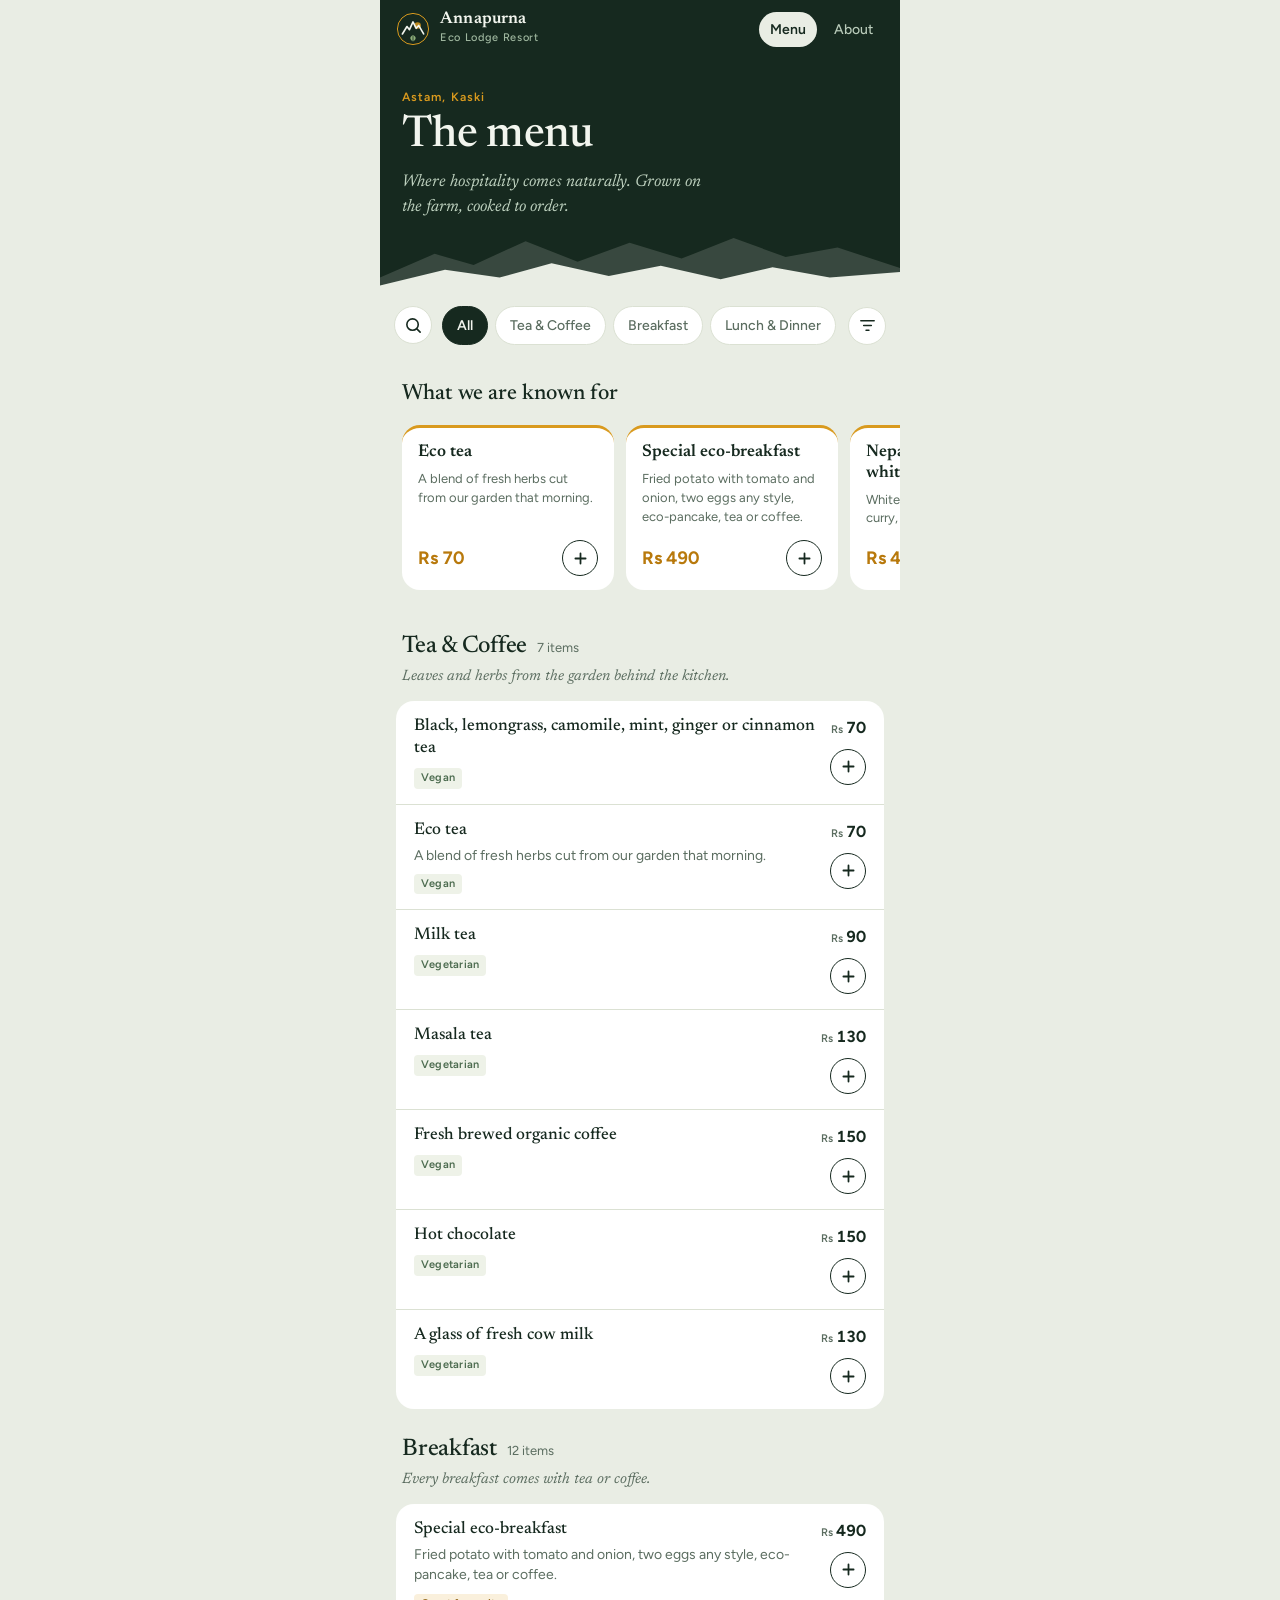
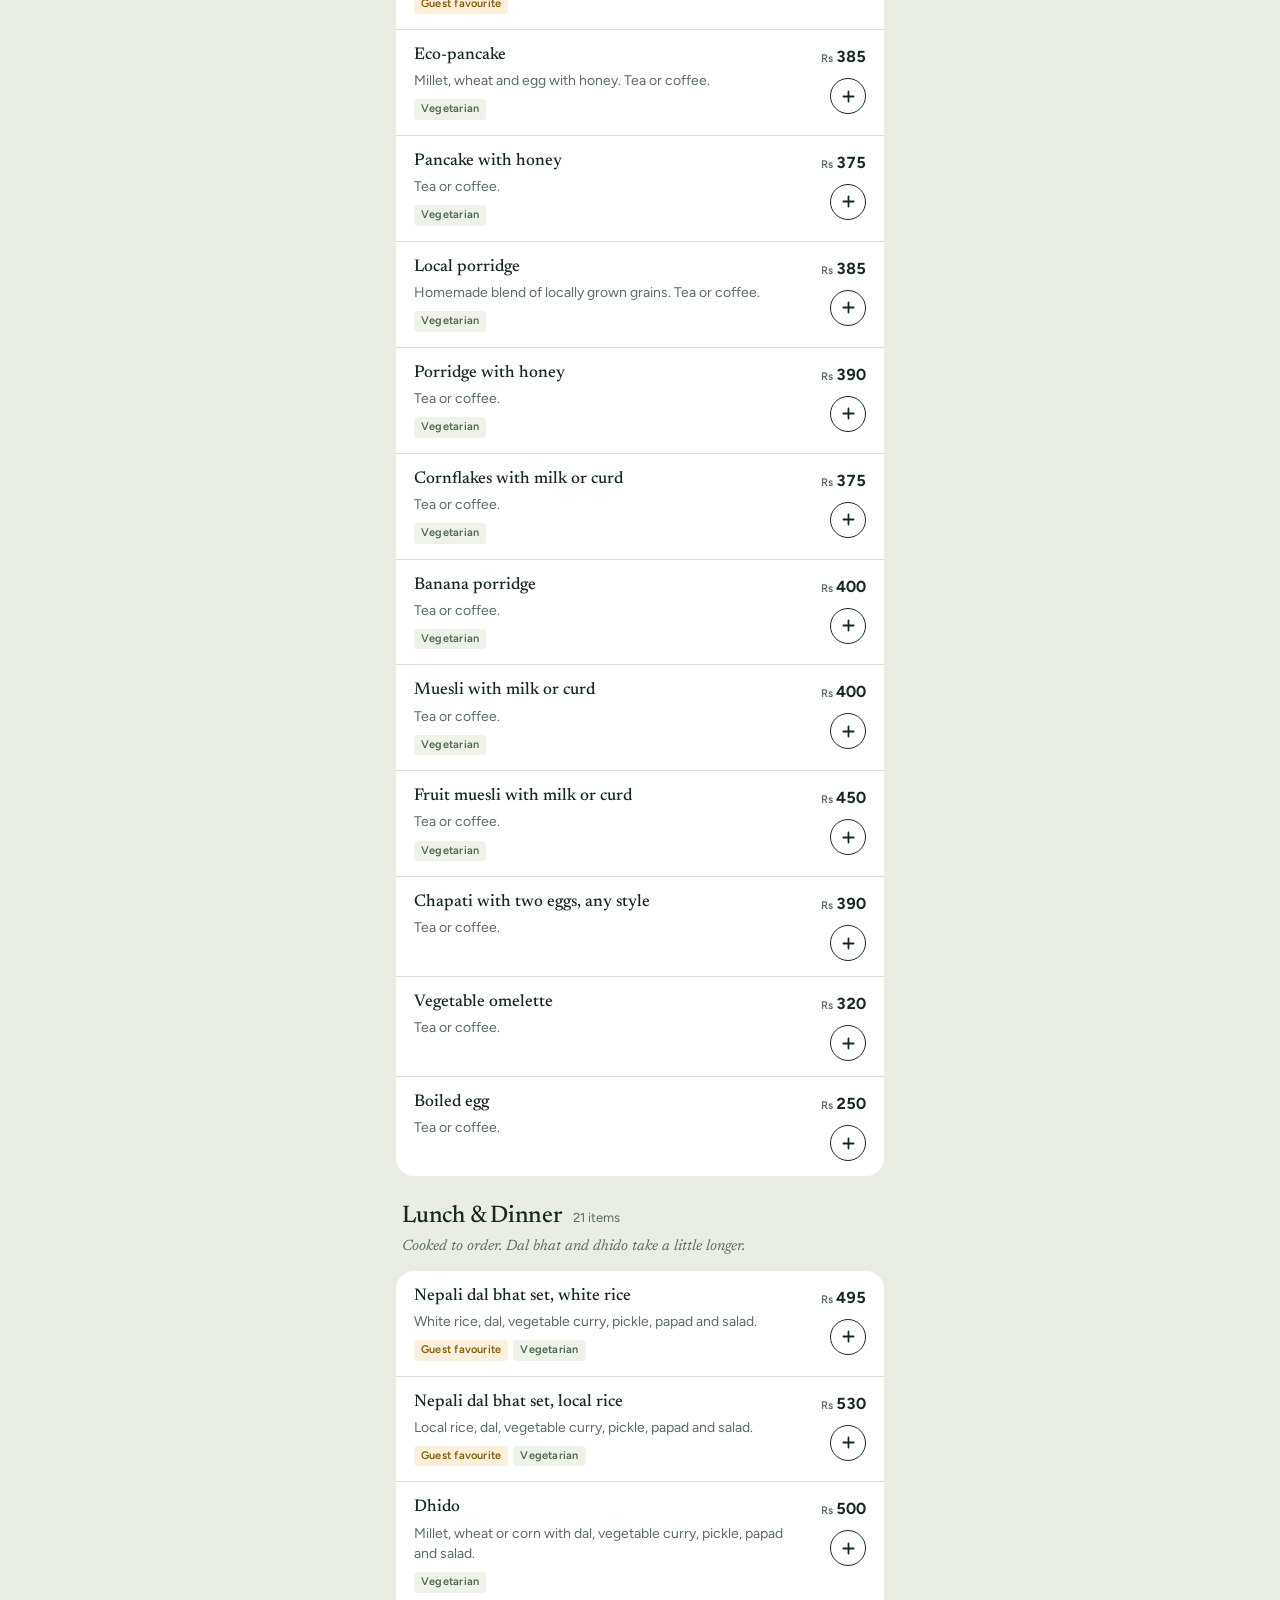
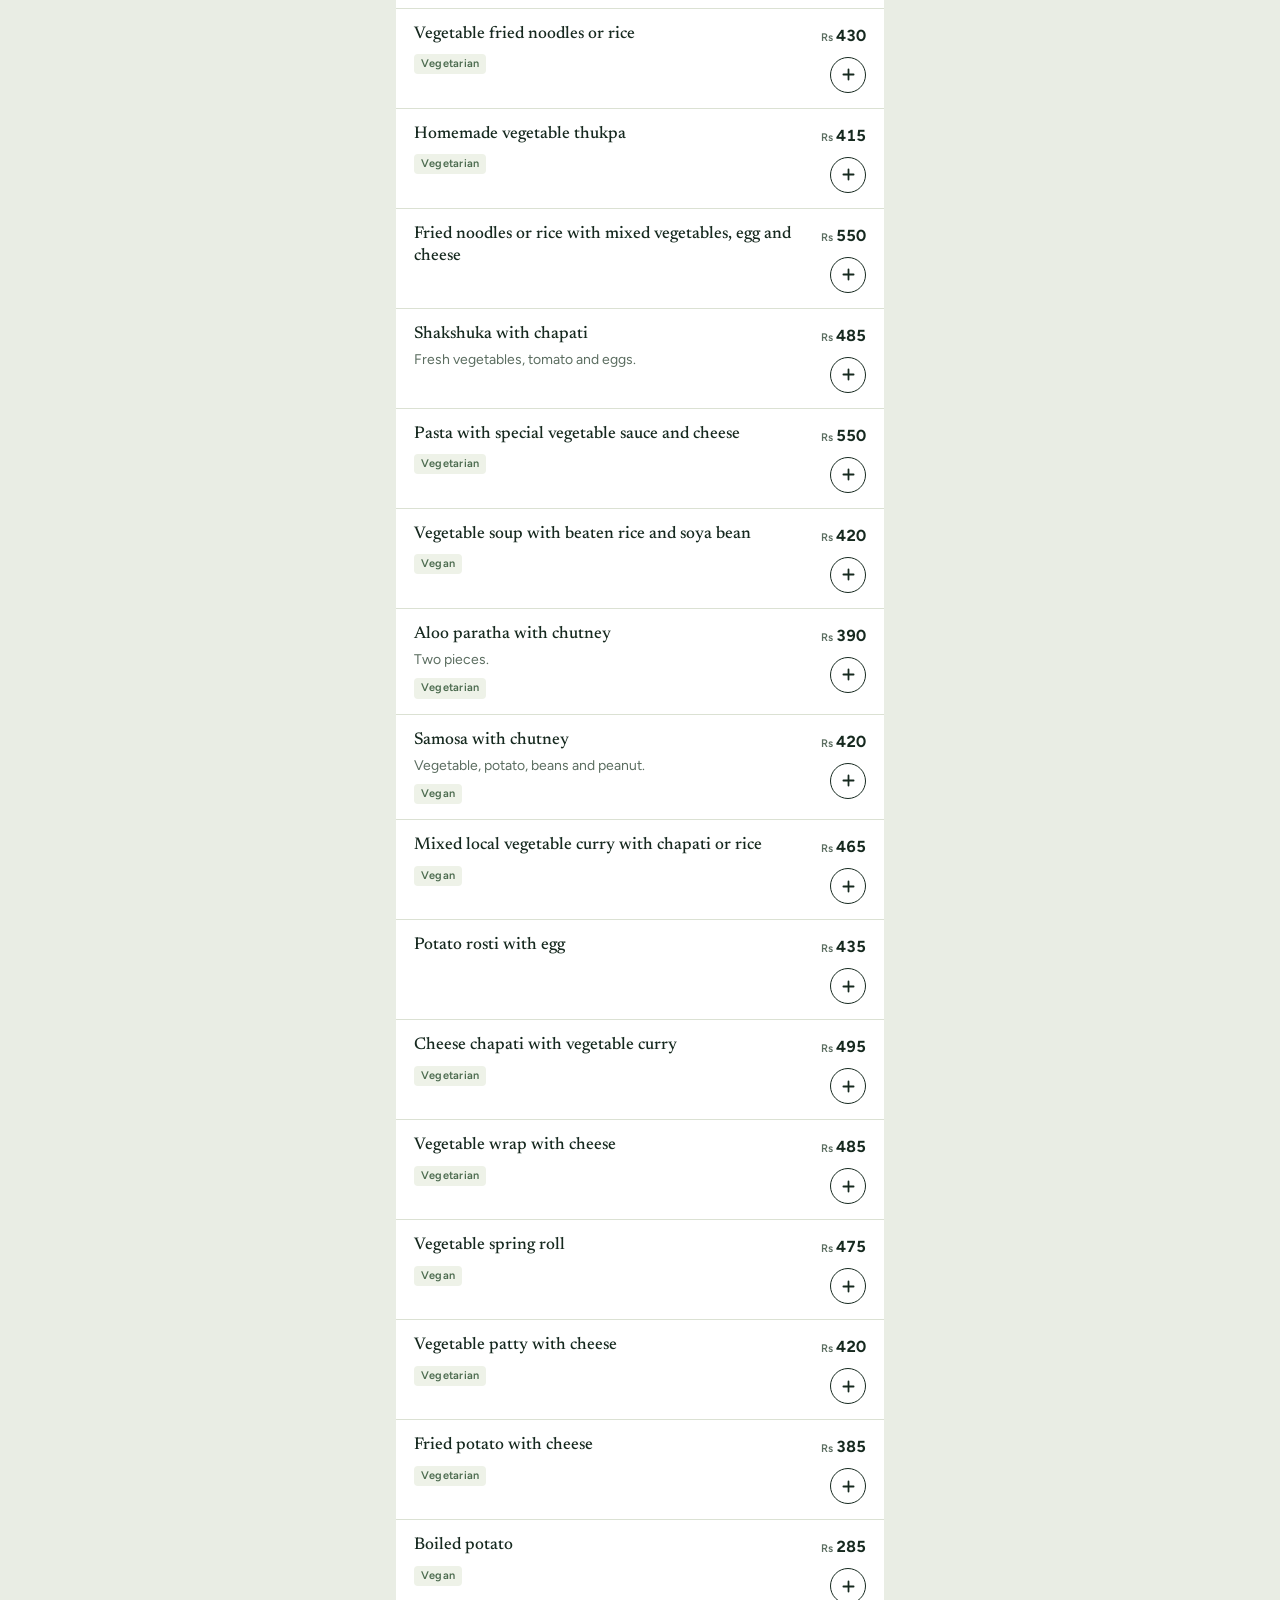
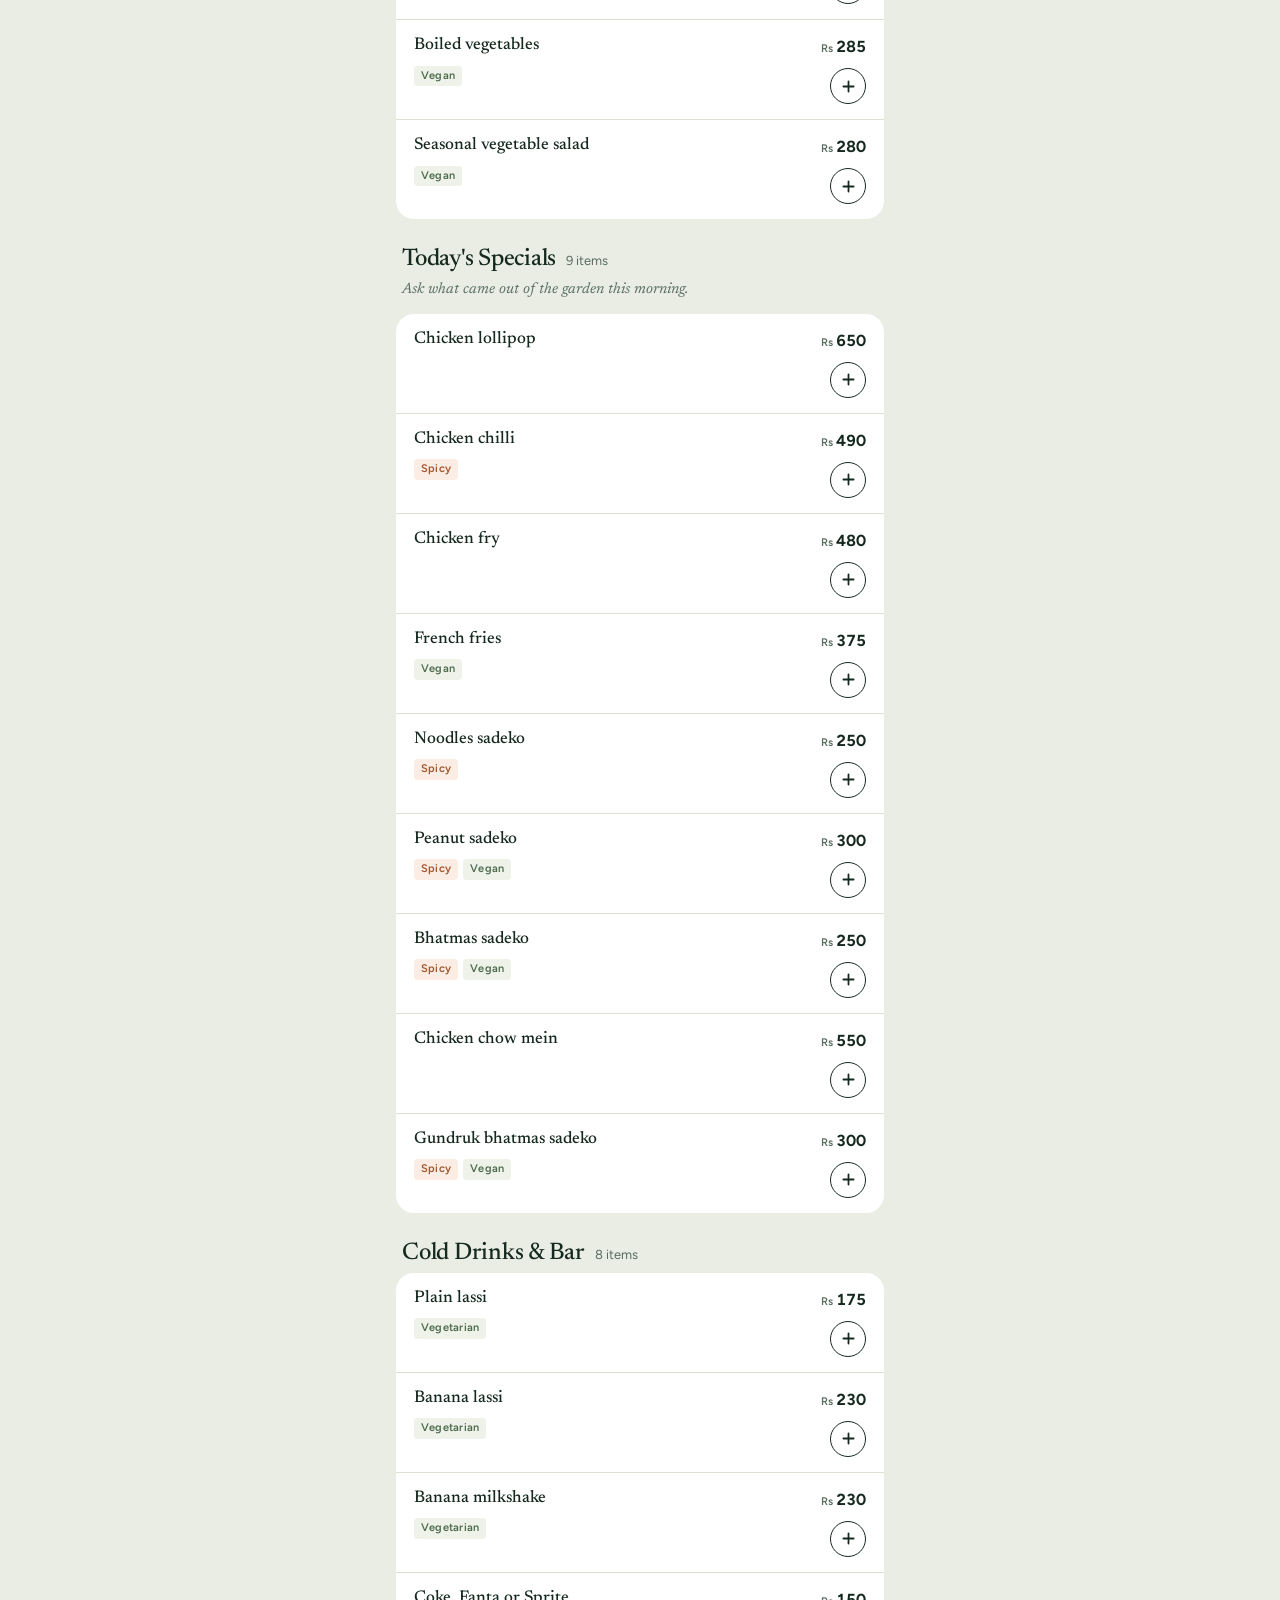
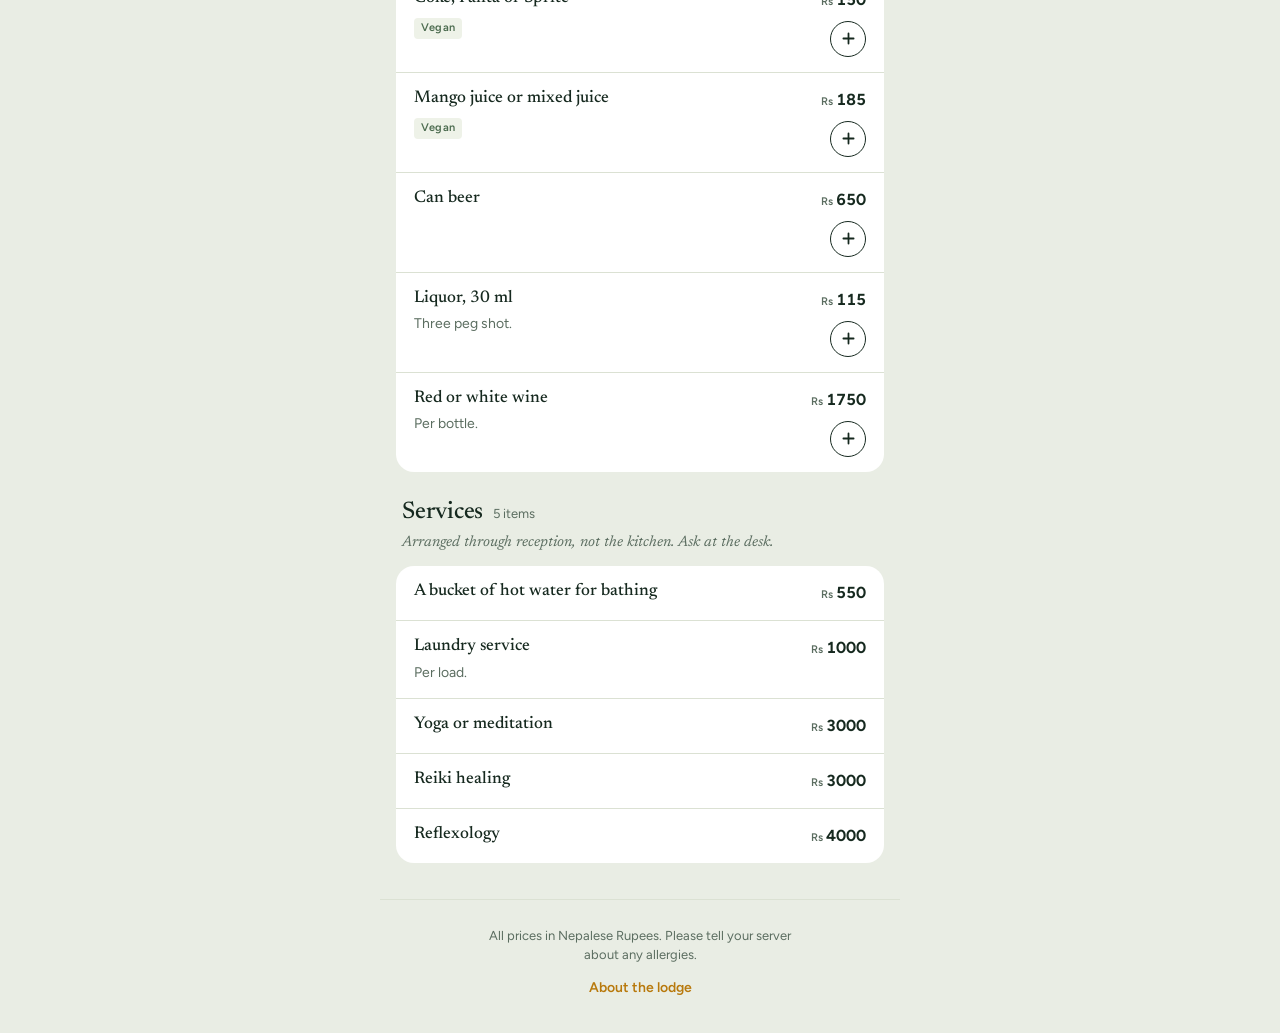
<file: index.html>
<!DOCTYPE html>
<html lang="en">
<head>
<meta charset="UTF-8">
<meta name="viewport" content="width=device-width, initial-scale=1, viewport-fit=cover">
<meta name="theme-color" content="#16291F">
<meta name="description" content="Menu at Annapurna Eco Lodge Resort, Astam, Kaski. Food grown on the farm, cooked to order.">
<title>Menu · Annapurna Eco Lodge Resort</title>

<link rel="icon" href="assets/logo.svg" type="image/svg+xml">
<link rel="preconnect" href="https://fonts.googleapis.com">
<link rel="preconnect" href="https://fonts.gstatic.com" crossorigin>
<link href="https://fonts.googleapis.com/css2?family=Figtree:wght@400;500;600;700&family=Newsreader:ital,opsz,wght@0,6..72,400;0,6..72,500;0,6..72,600;1,6..72,400&display=swap" rel="stylesheet">
<link rel="stylesheet" href="css/styles.css">
</head>
<body>

<div class="shell">

  <header class="nav">
    <a class="nav__brand" href="index.html">
      <img class="nav__logo" src="assets/logo.svg" alt="">
      <span class="nav__name">Annapurna<br><span class="nav__name-sub">Eco Lodge Resort</span></span>
    </a>
    <nav class="nav__links" aria-label="Main">
      <a href="index.html" aria-current="page">Menu</a>
      <a href="about.html">About</a>
    </nav>
  </header>

  <section class="hero">
    <p class="hero__place">Astam, Kaski</p>
    <h1 class="hero__title">The menu</h1>
    <p class="hero__tagline">Where hospitality comes naturally. Grown on the farm, cooked to order.</p>

    <svg class="hero__ridge" viewBox="0 0 400 96" preserveAspectRatio="none" aria-hidden="true">
      <path d="M0 74 L42 44 L72 58 L112 28 L152 54 L192 30 L232 50 L272 24 L312 48 L352 36 L400 62 L400 96 L0 96 Z" fill="rgba(233,237,228,0.16)"/>
      <path d="M0 84 L50 64 L92 74 L132 56 L176 72 L216 59 L262 76 L302 61 L346 74 L400 67 L400 96 L0 96 Z" fill="#E9EDE4"/>
    </svg>
  </section>

  <div class="toolbar" id="toolbar">
    <div class="toolbar__row">
      <button class="icon-btn" id="searchOpen" type="button" aria-label="Search the menu">
        <svg viewBox="0 0 20 20" aria-hidden="true"><circle cx="9" cy="9" r="6"/><path d="M13.5 13.5 L17 17"/></svg>
      </button>

      <div class="chips" id="chips" role="group" aria-label="Filter by section"></div>

      <button class="icon-btn icon-btn--filter" id="filterOpen" type="button" aria-haspopup="dialog" aria-expanded="false" aria-label="Dietary filters">
        <svg viewBox="0 0 20 20" aria-hidden="true"><path d="M3 5h14M6 10h8M8.5 15h3"/></svg>
        <span class="icon-btn__badge" id="filterBadge" hidden></span>
      </button>
    </div>

    <div class="toolbar__search" id="searchWrap" hidden>
      <svg class="toolbar__search-icon" viewBox="0 0 20 20" aria-hidden="true"><circle cx="9" cy="9" r="6"/><path d="M13.5 13.5 L17 17"/></svg>
      <input class="toolbar__input" id="search" type="search" placeholder="Search dal bhat, tea, momo…" autocomplete="off" aria-label="Search the menu">
      <button class="toolbar__close" id="searchClose" type="button">Done</button>
    </div>
  </div>

  <p class="resultbar" id="resultbar" hidden></p>

  <section class="featured" id="featured" hidden>
    <h2 class="featured__title">What we are known for</h2>
    <div class="featured__scroller" id="featuredScroller"></div>
  </section>

  <main id="menu">
    <p class="state" id="state">Loading the menu…</p>
  </main>

  <footer class="footer">
    <p class="footer__note" id="footerNote"></p>
    <a class="footer__link" href="about.html">About the lodge</a>
  </footer>

</div>

<!-- Sticky bar that appears once something is in the order -->
<div class="orderbar" id="orderbar" hidden>
  <div class="orderbar__info">
    <p class="orderbar__count" id="orderCount"></p>
    <p class="orderbar__total" id="orderTotal"></p>
  </div>
  <button class="orderbar__btn" id="openBasket" type="button">Review order</button>
</div>

<!-- Basket -->
<div class="screen" id="basketScreen" hidden role="dialog" aria-modal="true" aria-labelledby="basketTitle">
  <header class="screen__head">
    <h2 class="screen__title" id="basketTitle">Your order</h2>
    <button class="screen__close" id="basketClose" type="button" aria-label="Back to the menu">
      <svg viewBox="0 0 20 20" aria-hidden="true"><path d="M5 5l10 10M15 5L5 15"/></svg>
    </button>
  </header>

  <div class="screen__body">
    <div id="basketList"></div>

    <label class="tablefield">
      <span class="tablefield__label">Table or room number</span>
      <input class="tablefield__input" id="tableNo" type="text" maxlength="14" placeholder="Optional" autocomplete="off">
    </label>

    <div class="totalrow">
      <span>Total</span>
      <span id="basketTotal"></span>
    </div>

    <p class="screen__fine">Nothing is sent to the kitchen. When you are ready, show the next screen to your server.</p>
  </div>

  <div class="screen__foot">
    <button class="btn btn--ghost" id="clearOrder" type="button">Clear</button>
    <button class="btn" id="showWaiter" type="button">Show to server</button>
  </div>
</div>

<!-- Large, high-contrast summary held up for the server -->
<div class="waiter" id="waiterScreen" hidden role="dialog" aria-modal="true" aria-label="Order summary for the server">
  <div class="waiter__scroll">
    <header class="waiter__head">
      <p class="waiter__lodge">Annapurna Eco Lodge Resort</p>
      <p class="waiter__table" id="waiterTable"></p>
    </header>
    <div id="waiterList"></div>
    <div class="waiter__total">
      <span>Total</span>
      <span id="waiterTotal"></span>
    </div>
    <p class="waiter__time" id="waiterTime"></p>
    <div class="waiter__spacer"></div>
  </div>
  <button class="waiter__done" id="waiterDone" type="button">Done</button>
</div>

<button class="totop" id="toTop" type="button" hidden aria-label="Back to top">
  <svg viewBox="0 0 20 20" aria-hidden="true"><path d="M10 16V5M5 10l5-5 5 5"/></svg>
</button>

<div class="sheet-backdrop" id="sheetBackdrop" hidden></div>
<div class="sheet" id="sheet" role="dialog" aria-modal="true" aria-labelledby="sheetTitle" hidden>
  <div class="sheet__handle" aria-hidden="true"></div>
  <h2 class="sheet__title" id="sheetTitle">Dietary filters</h2>
  <p class="sheet__sub">Show only dishes that match.</p>
  <div class="sheet__options" id="dietOptions"></div>
  <div class="sheet__actions">
    <button class="btn btn--ghost" id="dietClear" type="button">Clear</button>
    <button class="btn" id="sheetDone" type="button">Show dishes</button>
  </div>
</div>

<script src="js/app.js" defer></script>
</body>
</html>
</file>
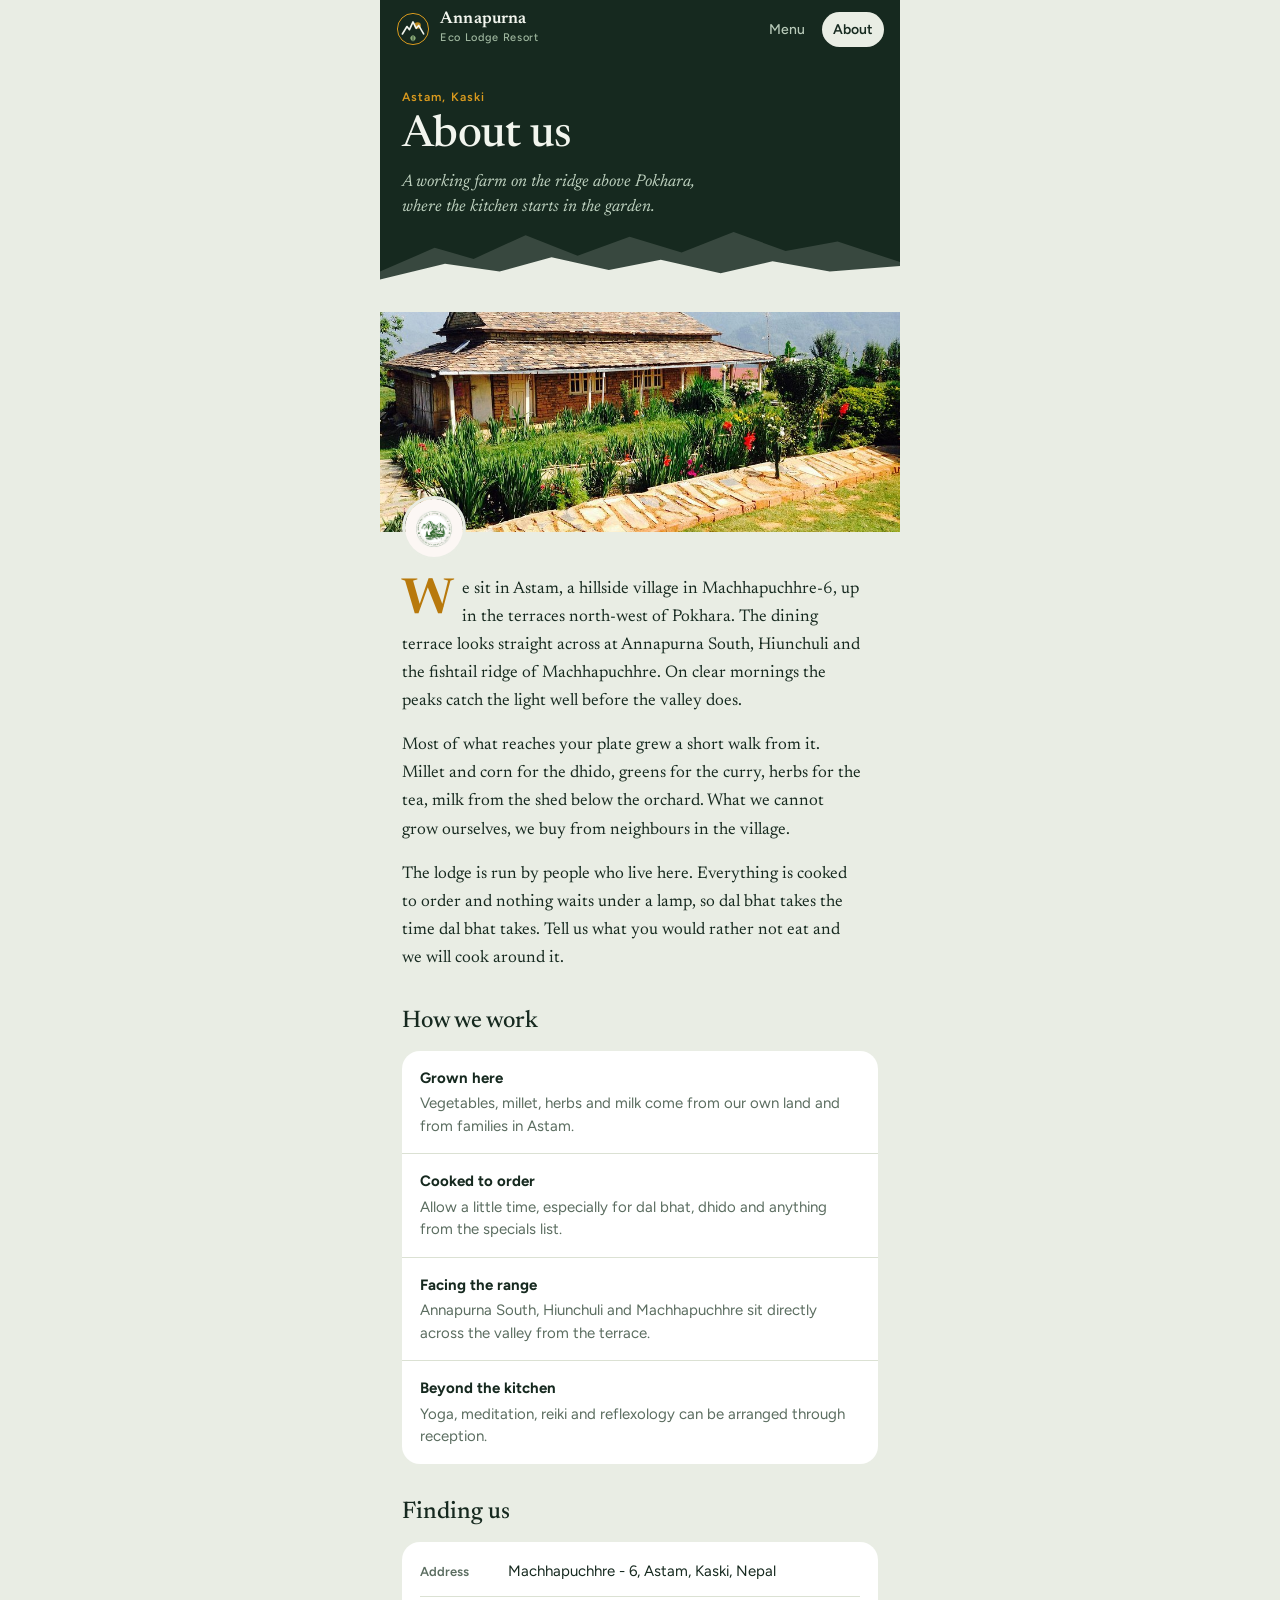
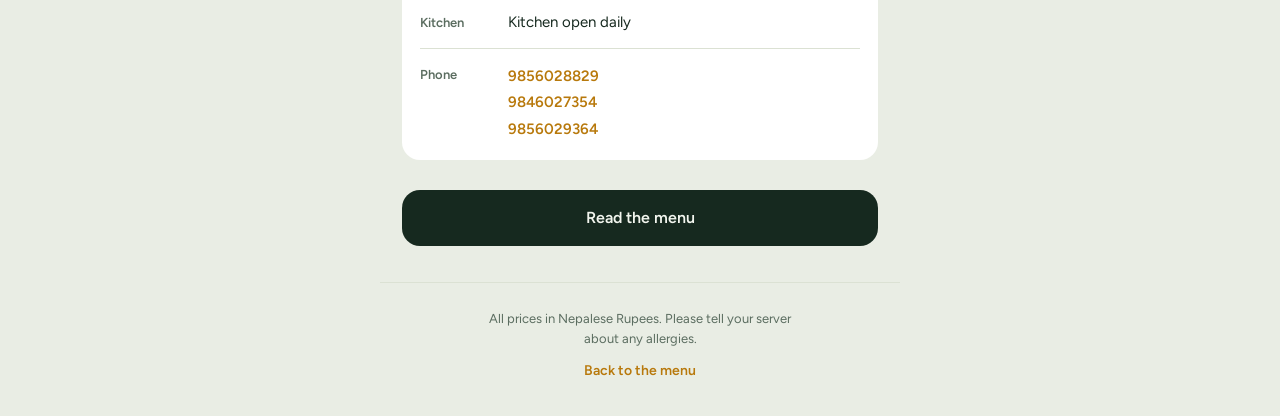
<file: about.html>
<!DOCTYPE html>
<html lang="en">
<head>
<meta charset="UTF-8">
<meta name="viewport" content="width=device-width, initial-scale=1, viewport-fit=cover">
<meta name="theme-color" content="#16291F">
<meta name="description" content="Annapurna Eco Lodge Resort in Astam, Kaski — a working farm on the ridge above Pokhara.">
<title>About · Annapurna Eco Lodge Resort</title>

<link rel="icon" href="assets/logo.svg" type="image/svg+xml">
<link rel="preconnect" href="https://fonts.googleapis.com">
<link rel="preconnect" href="https://fonts.gstatic.com" crossorigin>
<link href="https://fonts.googleapis.com/css2?family=Figtree:wght@400;500;600;700&family=Newsreader:ital,opsz,wght@0,6..72,400;0,6..72,500;0,6..72,600;1,6..72,400&display=swap" rel="stylesheet">
<link rel="stylesheet" href="css/styles.css">
</head>
<body>

<div class="shell">

  <header class="nav">
    <a class="nav__brand" href="index.html">
      <img class="nav__logo" src="assets/logo.svg" alt="">
      <span class="nav__name">Annapurna<br><span class="nav__name-sub">Eco Lodge Resort</span></span>
    </a>
    <nav class="nav__links" aria-label="Main">
      <a href="index.html">Menu</a>
      <a href="about.html" aria-current="page">About</a>
    </nav>
  </header>

  <section class="hero hero--about">
    <p class="hero__place">Astam, Kaski</p>
    <h1 class="hero__title">About us</h1>
    <p class="hero__tagline" id="lede"></p>

    <svg class="hero__ridge" viewBox="0 0 400 96" preserveAspectRatio="none" aria-hidden="true">
      <path d="M0 74 L42 44 L72 58 L112 28 L152 54 L192 30 L232 50 L272 24 L312 48 L352 36 L400 62 L400 96 L0 96 Z" fill="rgba(233,237,228,0.16)"/>
      <path d="M0 84 L50 64 L92 74 L132 56 L176 72 L216 59 L262 76 L302 61 L346 74 L400 67 L400 96 L0 96 Z" fill="#E9EDE4"/>
    </svg>
  </section>

  <main class="about">
    <div class="about__gallery">
      <img class="about__photo" src="assets/image.jpg" alt="Annapurna Eco Lodge Resort">
      <img class="about__logo" src="assets/logo.jpg" alt="Annapurna Eco Lodge Resort logo">
    </div>

    <div class="about__story" id="story"></div>

    <h2 class="about__heading">How we work</h2>
    <div class="panel" id="highlights"></div>

    <h2 class="about__heading">Finding us</h2>
    <div class="panel panel--pad">
      <div class="fact">
        <span class="fact__label">Address</span>
        <span class="fact__value" id="address"></span>
      </div>
      <div class="fact">
        <span class="fact__label">Kitchen</span>
        <span class="fact__value" id="hours"></span>
      </div>
      <div class="fact">
        <span class="fact__label">Phone</span>
        <span class="fact__value" id="phones"></span>
      </div>
    </div>

    <a class="cta" href="index.html">Read the menu</a>
  </main>

  <footer class="footer">
    <p class="footer__note" id="footerNote"></p>
    <a class="footer__link" href="index.html">Back to the menu</a>
  </footer>

</div>

<script src="js/about.js" defer></script>
</body>
</html>
</file>
<file: css/styles.css>
/* =========================================================
   Annapurna Eco Lodge Resort — menu styles
   Palette taken from the ridge at dawn: dark forested
   foothills, pale snow-light, marigold sun.
   Change the tokens below to rebrand everything.
   ========================================================= */
:root {
  --forest: #16291F;
  --forest-soft: #23402F;
  --moss: #5C7A60;
  --mist: #E9EDE4;
  --paper: #FFFFFF;
  --marigold: #B8790C;
  --marigold-bright: #D99A1E;
  --ink: #16291F;
  --ink-soft: #5B6D60;
  --line: #DBE1D3;

  --nav-h: 58px;
  --shell: 520px;
  --r-lg: 18px;
  --r-md: 12px;

  --serif: "Newsreader", Georgia, "Times New Roman", serif;
  --sans: "Figtree", system-ui, -apple-system, "Segoe UI", sans-serif;
}

*, *::before, *::after { box-sizing: border-box; }
* { margin: 0; padding: 0; }

html {
  -webkit-text-size-adjust: 100%;
  scroll-behavior: smooth;
  background: var(--forest);
}

body {
  background: var(--mist);
  color: var(--ink);
  font-family: var(--sans);
  font-size: 16px;
  line-height: 1.5;
  -webkit-font-smoothing: antialiased;
  overflow-x: hidden;
}

body.is-locked { overflow: hidden; }

/* Class-level display rules beat the UA [hidden] rule, so force it. */
[hidden] { display: none !important; }

img { display: block; max-width: 100%; }
button { font: inherit; color: inherit; background: none; border: 0; cursor: pointer; }
a { color: inherit; }

:focus-visible {
  outline: 2px solid var(--marigold-bright);
  outline-offset: 2px;
  border-radius: 4px;
}

/* Phone-width column, centred if someone opens it on a laptop */
.shell {
  max-width: var(--shell);
  margin-inline: auto;
  background: var(--mist);
  min-height: 100dvh;
  position: relative;
}

/* ---------------------------------------------------------
   Navbar
   --------------------------------------------------------- */
.nav {
  position: sticky;
  top: 0;
  z-index: 40;
  height: var(--nav-h);
  display: flex;
  align-items: center;
  justify-content: space-between;
  gap: 12px;
  padding: 0 16px;
  background: var(--forest);
  color: #F2F5EE;
}

.nav__brand {
  display: flex;
  align-items: center;
  gap: 10px;
  text-decoration: none;
  min-width: 0;
}

.nav__logo { width: 34px; height: 34px; flex: 0 0 auto; }

.nav__name {
  font-family: var(--serif);
  font-size: 1.0625rem;
  font-weight: 600;
  line-height: 1.05;
  letter-spacing: 0.01em;
}

.nav__name-sub {
  font-family: var(--sans);
  font-size: 0.6875rem;
  font-weight: 500;
  letter-spacing: 0.06em;
  color: #9FB79F;
  text-transform: none;
}

.nav__links {
  display: flex;
  gap: 6px;
  flex: 0 0 auto;
}

.nav__links a {
  text-decoration: none;
  font-size: 0.875rem;
  font-weight: 500;
  color: #B9CBBA;
  padding: 7px 11px;
  border-radius: 999px;
}

.nav__links a[aria-current] {
  color: var(--forest);
  background: #E9EDE4;
  font-weight: 600;
}

/* ---------------------------------------------------------
   Hero
   --------------------------------------------------------- */
.hero {
  position: relative;
  background: var(--forest);
  color: #F2F5EE;
  padding: 30px 22px 74px;
  overflow: hidden;
}

.hero__place {
  font-size: 0.75rem;
  font-weight: 600;
  letter-spacing: 0.09em;
  color: var(--marigold-bright);
}

.hero__title {
  font-family: var(--serif);
  font-size: 2.75rem;
  font-weight: 500;
  line-height: 1.02;
  letter-spacing: -0.015em;
  margin-top: 8px;
}

.hero__tagline {
  font-family: var(--serif);
  font-style: italic;
  font-size: 1.0625rem;
  line-height: 1.45;
  color: #BDD0BE;
  max-width: 30ch;
  margin-top: 12px;
}

.hero__ridge {
  position: absolute;
  left: 0;
  right: 0;
  bottom: -1px;
  width: 100%;
  height: 76px;
  display: block;
}

.hero--about { padding-bottom: 68px; }

/* ---------------------------------------------------------
   Sticky toolbar: search toggle, section chips, filter button
   --------------------------------------------------------- */
.toolbar {
  position: sticky;
  top: var(--nav-h);
  z-index: 30;
  background: var(--mist);
  border-bottom: 1px solid transparent;
  transition: border-color 0.2s, box-shadow 0.2s;
}

.toolbar.is-stuck {
  border-bottom-color: var(--line);
  box-shadow: 0 6px 16px -14px rgba(22, 41, 31, 0.9);
}

.toolbar__row {
  display: flex;
  align-items: center;
  gap: 8px;
  padding: 10px 14px;
}

.toolbar.is-searching .toolbar__row { display: none; }

.icon-btn {
  position: relative;
  flex: 0 0 auto;
  width: 38px;
  height: 38px;
  display: grid;
  place-items: center;
  border: 1px solid var(--line);
  border-radius: 50%;
  background: var(--paper);
}

.icon-btn svg {
  width: 19px;
  height: 19px;
  fill: none;
  stroke: var(--ink);
  stroke-width: 1.7;
  stroke-linecap: round;
}

.icon-btn--filter.is-on {
  background: var(--forest);
  border-color: var(--forest);
}
.icon-btn--filter.is-on svg { stroke: #F2F5EE; }

.icon-btn__badge {
  position: absolute;
  top: -3px;
  right: -3px;
  min-width: 17px;
  height: 17px;
  border-radius: 999px;
  background: var(--marigold-bright);
  color: var(--forest);
  font-size: 0.6875rem;
  font-weight: 700;
  display: grid;
  place-items: center;
  padding: 0 4px;
}

.chips {
  flex: 1 1 auto;
  min-width: 0;
  display: flex;
  gap: 7px;
  overflow-x: auto;
  scrollbar-width: none;
  -webkit-overflow-scrolling: touch;
  padding: 2px 2px;
  scroll-padding-inline: 8px;
}
.chips::-webkit-scrollbar { display: none; }

.chip {
  flex: 0 0 auto;
  border: 1px solid var(--line);
  background: var(--paper);
  color: var(--ink-soft);
  font-size: 0.875rem;
  font-weight: 500;
  padding: 8px 14px;
  border-radius: 999px;
  white-space: nowrap;
}

.chip[aria-pressed="true"] {
  background: var(--forest);
  border-color: var(--forest);
  color: #F2F5EE;
  font-weight: 600;
}

/* expanded search */
.toolbar__search {
  position: relative;
  display: flex;
  align-items: center;
  gap: 8px;
  padding: 10px 14px;
}

.toolbar__search-icon {
  position: absolute;
  margin-left: 13px;
  width: 18px;
  height: 18px;
  fill: none;
  stroke: var(--ink-soft);
  stroke-width: 1.7;
  stroke-linecap: round;
  pointer-events: none;
}

.toolbar__input {
  flex: 1 1 auto;
  min-width: 0;
  font: inherit;
  font-size: 1rem;
  padding: 10px 12px 10px 38px;
  border: 1px solid var(--line);
  border-radius: 999px;
  background: var(--paper);
  color: var(--ink);
  -webkit-appearance: none;
}

.toolbar__input::placeholder { color: #93A596; }

.toolbar__close {
  flex: 0 0 auto;
  font-size: 0.9375rem;
  font-weight: 600;
  color: var(--marigold);
  padding: 6px 4px;
}

.resultbar {
  padding: 2px 22px 6px;
  font-size: 0.875rem;
  color: var(--ink-soft);
}

/* ---------------------------------------------------------
   Featured strip
   --------------------------------------------------------- */
.featured { padding: 20px 0 6px; }

.featured__title {
  font-family: var(--serif);
  font-size: 1.375rem;
  font-weight: 500;
  padding: 0 22px 12px;
}

.featured__scroller {
  display: flex;
  gap: 12px;
  overflow-x: auto;
  scrollbar-width: none;
  -webkit-overflow-scrolling: touch;
  padding: 2px 22px 10px;
  scroll-snap-type: x mandatory;
  scroll-padding-left: 22px;
}
.featured__scroller::-webkit-scrollbar { display: none; }

.fcard {
  flex: 0 0 auto;
  width: 212px;
  scroll-snap-align: start;
  background: var(--paper);
  border-radius: var(--r-lg);
  padding: 15px 16px 14px;
  border-top: 3px solid var(--marigold-bright);
  display: flex;
  flex-direction: column;
}

.fcard__name {
  font-family: var(--serif);
  font-size: 1.0625rem;
  font-weight: 600;
  line-height: 1.22;
}

.fcard__desc {
  font-size: 0.8125rem;
  color: var(--ink-soft);
  line-height: 1.45;
  margin-top: 6px;
  flex: 1 1 auto;
}

.fcard__price {
  font-size: 1.125rem;
  font-weight: 700;
  font-variant-numeric: tabular-nums;
  color: var(--marigold);
  margin-top: 12px;
}

.fcard__price span {
  font-size: 0.75rem;
  font-weight: 600;
  margin-right: 3px;
}

/* ---------------------------------------------------------
   Menu sections
   --------------------------------------------------------- */
.section { padding: 22px 16px 0; }

.section__head {
  display: flex;
  align-items: baseline;
  gap: 10px;
  padding: 0 6px 2px;
}

.section__title {
  font-family: var(--serif);
  font-size: 1.5rem;
  font-weight: 500;
  letter-spacing: -0.01em;
}

.section__count {
  font-size: 0.8125rem;
  color: var(--ink-soft);
  white-space: nowrap;
}

.section__note {
  font-family: var(--serif);
  font-style: italic;
  font-size: 0.9375rem;
  color: var(--ink-soft);
  padding: 0 6px 12px;
  max-width: 44ch;
}

.panel {
  background: var(--paper);
  border-radius: var(--r-lg);
  overflow: hidden;
}

.panel--pad { padding: 4px 18px; }

.dish {
  display: flex;
  align-items: baseline;
  gap: 14px;
  padding: 15px 18px;
  border-top: 1px solid var(--line);
}

.dish:first-child { border-top: 0; }

.dish__body { flex: 1 1 auto; min-width: 0; }

.dish__name {
  font-family: var(--serif);
  font-size: 1.0625rem;
  font-weight: 500;
  line-height: 1.3;
}

.dish__desc {
  font-size: 0.875rem;
  line-height: 1.45;
  color: var(--ink-soft);
  margin-top: 4px;
  max-width: 42ch;
}

.dish__price {
  flex: 0 0 auto;
  font-size: 1rem;
  font-weight: 700;
  font-variant-numeric: tabular-nums;
  color: var(--ink);
  white-space: nowrap;
}

.dish__price span {
  font-size: 0.6875rem;
  font-weight: 600;
  color: var(--ink-soft);
  margin-right: 3px;
}

.tags {
  list-style: none;
  display: flex;
  flex-wrap: wrap;
  gap: 5px;
  margin-top: 8px;
}

.tag {
  font-size: 0.6875rem;
  font-weight: 600;
  letter-spacing: 0.02em;
  padding: 2px 7px;
  border-radius: 4px;
  background: #EEF2E8;
  color: #4C6B4F;
}

.tag--spicy { background: #FBEDE4; color: #A2542A; }
.tag--popular { background: #FAF0DC; color: #8A5C08; }

mark {
  background: #FBE9C2;
  color: inherit;
  border-radius: 2px;
  padding: 0 1px;
}

/* ---------------------------------------------------------
   Empty + loading states
   --------------------------------------------------------- */
.state, .empty {
  padding: 48px 26px;
  text-align: center;
  color: var(--ink-soft);
}

.empty__title {
  font-family: var(--serif);
  font-size: 1.25rem;
  color: var(--ink);
  margin-bottom: 6px;
}

.empty__btn {
  margin-top: 16px;
  font-weight: 600;
  color: var(--marigold);
  text-decoration: underline;
  text-underline-offset: 3px;
}

/* ---------------------------------------------------------
   About page
   --------------------------------------------------------- */
.about { padding: 24px 22px 0; }

.about__gallery {
  position: relative;
  margin: 0 -22px 24px;
}

.about__photo {
  width: 100%;
  height: 220px;
  object-fit: cover;
  background: var(--forest-soft);
}

.about__logo {
  position: absolute;
  left: 22px;
  bottom: -28px;
  width: 64px;
  height: 64px;
  object-fit: cover;
  border-radius: 50%;
  border: 3px solid var(--mist);
  background: var(--paper);
}

.about__story { padding-top: 20px; }

.about__story p {
  font-family: var(--serif);
  font-size: 1.0625rem;
  line-height: 1.65;
  margin-bottom: 16px;
  max-width: 46ch;
}

.about__story p:first-child::first-letter {
  font-size: 3.1rem;
  float: left;
  line-height: 0.82;
  padding: 6px 8px 0 0;
  color: var(--marigold);
  font-weight: 600;
}

.about__heading {
  font-family: var(--serif);
  font-size: 1.5rem;
  font-weight: 500;
  margin: 30px 0 12px;
}

.hl {
  padding: 16px 18px;
  border-top: 1px solid var(--line);
}
.hl:first-child { border-top: 0; }

.hl__title {
  font-size: 0.9375rem;
  font-weight: 700;
  margin-bottom: 3px;
}

.hl__text {
  font-size: 0.9375rem;
  color: var(--ink-soft);
  line-height: 1.5;
}

.fact {
  display: flex;
  gap: 14px;
  padding: 14px 0;
  border-top: 1px solid var(--line);
  font-size: 0.9375rem;
}
.fact:first-child { border-top: 0; }

.fact__label {
  flex: 0 0 74px;
  color: var(--ink-soft);
  font-size: 0.8125rem;
  font-weight: 600;
  padding-top: 2px;
}

.fact__value { flex: 1 1 auto; }

.fact__value a {
  display: block;
  color: var(--marigold);
  font-weight: 600;
  text-decoration: none;
  padding: 2px 0;
}

.cta {
  display: block;
  margin-top: 30px;
  background: var(--forest);
  color: #F2F5EE;
  text-align: center;
  text-decoration: none;
  font-weight: 600;
  padding: 16px;
  border-radius: var(--r-lg);
}

/* ---------------------------------------------------------
   Footer
   --------------------------------------------------------- */
.footer {
  margin-top: 36px;
  padding: 26px 22px calc(34px + env(safe-area-inset-bottom));
  text-align: center;
  border-top: 1px solid var(--line);
}

.footer__note {
  font-size: 0.8125rem;
  color: var(--ink-soft);
  max-width: 38ch;
  margin-inline: auto;
}

.footer__link {
  display: inline-block;
  margin-top: 12px;
  font-size: 0.875rem;
  font-weight: 600;
  color: var(--marigold);
  text-decoration: none;
}

/* ---------------------------------------------------------
   Back to top
   --------------------------------------------------------- */
.totop {
  position: fixed;
  right: 16px;
  bottom: calc(18px + env(safe-area-inset-bottom));
  z-index: 35;
  width: 44px;
  height: 44px;
  border-radius: 50%;
  background: var(--forest);
  display: grid;
  place-items: center;
  box-shadow: 0 8px 20px -8px rgba(22, 41, 31, 0.6);
}

.totop svg {
  width: 20px;
  height: 20px;
  fill: none;
  stroke: #F2F5EE;
  stroke-width: 1.9;
  stroke-linecap: round;
  stroke-linejoin: round;
}

@media (min-width: 520px) {
  .totop { right: calc(50vw - var(--shell) / 2 + 16px); }
}

/* ---------------------------------------------------------
   Filter sheet
   --------------------------------------------------------- */
.sheet-backdrop {
  position: fixed;
  inset: 0;
  z-index: 50;
  background: rgba(22, 41, 31, 0.45);
}

.sheet {
  position: fixed;
  left: 50%;
  bottom: 0;
  transform: translateX(-50%);
  width: 100%;
  max-width: var(--shell);
  z-index: 51;
  background: var(--mist);
  border-radius: 22px 22px 0 0;
  padding: 10px 22px calc(24px + env(safe-area-inset-bottom));
  animation: rise 0.22s ease-out;
}

@keyframes rise {
  from { transform: translate(-50%, 100%); }
  to { transform: translate(-50%, 0); }
}

.sheet__handle {
  width: 40px;
  height: 4px;
  border-radius: 999px;
  background: #C6D0BF;
  margin: 0 auto 16px;
}

.sheet__title {
  font-family: var(--serif);
  font-size: 1.375rem;
  font-weight: 500;
}

.sheet__sub {
  font-size: 0.875rem;
  color: var(--ink-soft);
  margin-top: 2px;
}

.sheet__options {
  display: flex;
  flex-direction: column;
  gap: 8px;
  margin: 18px 0 20px;
}

.opt {
  display: flex;
  align-items: center;
  justify-content: space-between;
  gap: 12px;
  width: 100%;
  text-align: left;
  background: var(--paper);
  border: 1px solid var(--line);
  border-radius: var(--r-md);
  padding: 13px 15px;
  font-size: 0.9375rem;
  font-weight: 500;
}

.opt__count { color: var(--ink-soft); font-size: 0.8125rem; }

.opt__box {
  width: 21px;
  height: 21px;
  border-radius: 6px;
  border: 1.5px solid #B6C3B0;
  flex: 0 0 auto;
  display: grid;
  place-items: center;
}

.opt[aria-pressed="true"] { border-color: var(--forest); }
.opt[aria-pressed="true"] .opt__box {
  background: var(--forest);
  border-color: var(--forest);
}
.opt[aria-pressed="true"] .opt__box::after {
  content: "";
  width: 9px;
  height: 5px;
  border-left: 2px solid #F2F5EE;
  border-bottom: 2px solid #F2F5EE;
  transform: rotate(-45deg) translateY(-1px);
}

.sheet__actions { display: flex; gap: 10px; }

.btn {
  flex: 1 1 auto;
  background: var(--forest);
  color: #F2F5EE;
  font-weight: 600;
  padding: 14px;
  border-radius: var(--r-md);
  text-align: center;
}

.btn--ghost {
  flex: 0 0 auto;
  background: transparent;
  color: var(--ink-soft);
  border: 1px solid var(--line);
  padding-inline: 22px;
}

@media (prefers-reduced-motion: reduce) {
  html { scroll-behavior: auto; }
  .sheet { animation: none; }
  * { transition: none !important; }
}

/* =========================================================
   Ordering: add buttons, order bar, basket, server screen
   ========================================================= */

/* ---- price + add control column on each dish ---- */
.dish { align-items: flex-start; }

.dish__side {
  flex: 0 0 auto;
  display: flex;
  flex-direction: column;
  align-items: flex-end;
  gap: 9px;
}

.qty { display: flex; justify-content: flex-end; }

.add {
  width: 36px;
  height: 36px;
  border-radius: 50%;
  border: 1.5px solid var(--forest);
  display: grid;
  place-items: center;
}

.add svg {
  width: 17px;
  height: 17px;
  fill: none;
  stroke: var(--forest);
  stroke-width: 2.1;
  stroke-linecap: round;
}

.add:active { background: var(--forest); }
.add:active svg { stroke: #F2F5EE; }

.stepper {
  display: flex;
  align-items: center;
  background: var(--forest);
  border-radius: 999px;
  padding: 3px;
  gap: 2px;
}

.stepper__btn {
  width: 30px;
  height: 30px;
  border-radius: 50%;
  display: grid;
  place-items: center;
}

.stepper__btn svg {
  width: 15px;
  height: 15px;
  fill: none;
  stroke: #F2F5EE;
  stroke-width: 2.2;
  stroke-linecap: round;
}

.stepper__btn:active { background: rgba(255, 255, 255, 0.16); }

.stepper__n {
  min-width: 20px;
  text-align: center;
  color: #F2F5EE;
  font-size: 0.9375rem;
  font-weight: 700;
  font-variant-numeric: tabular-nums;
}

.dish.is-in-order { background: #FCFBF4; }

/* featured card foot */
.fcard__foot {
  display: flex;
  align-items: center;
  justify-content: space-between;
  gap: 10px;
  margin-top: 12px;
}

.fcard__foot .fcard__price { margin-top: 0; }

/* ---- sticky order bar ---- */
body.has-order .shell { padding-bottom: 86px; }
body.has-order .totop { bottom: calc(96px + env(safe-area-inset-bottom)); }

.orderbar {
  position: fixed;
  left: 50%;
  transform: translateX(-50%);
  bottom: 0;
  z-index: 45;
  width: 100%;
  max-width: var(--shell);
  display: flex;
  align-items: center;
  justify-content: space-between;
  gap: 14px;
  padding: 12px 16px calc(12px + env(safe-area-inset-bottom));
  background: var(--forest);
  color: #F2F5EE;
  animation: barUp 0.22s ease-out;
}

@keyframes barUp {
  from { transform: translate(-50%, 100%); }
  to { transform: translate(-50%, 0); }
}

.orderbar__count {
  font-size: 0.8125rem;
  color: #A9C0AB;
  font-weight: 500;
}

.orderbar__total {
  font-family: var(--serif);
  font-size: 1.375rem;
  font-weight: 600;
  line-height: 1.1;
  font-variant-numeric: tabular-nums;
}

.orderbar__btn {
  flex: 0 0 auto;
  background: var(--marigold-bright);
  color: var(--forest);
  font-weight: 700;
  font-size: 0.9375rem;
  padding: 13px 20px;
  border-radius: 999px;
}

/* ---- full screen panels ---- */
.screen {
  position: fixed;
  inset: 0;
  left: 50%;
  transform: translateX(-50%);
  width: 100%;
  max-width: var(--shell);
  z-index: 60;
  background: var(--mist);
  display: flex;
  flex-direction: column;
}

.screen__head {
  flex: 0 0 auto;
  display: flex;
  align-items: center;
  justify-content: space-between;
  gap: 12px;
  padding: calc(14px + env(safe-area-inset-top)) 20px 14px;
  background: var(--forest);
  color: #F2F5EE;
}

.screen__title {
  font-family: var(--serif);
  font-size: 1.5rem;
  font-weight: 500;
}

.screen__close {
  width: 38px;
  height: 38px;
  border-radius: 50%;
  display: grid;
  place-items: center;
  background: rgba(255, 255, 255, 0.12);
}

.screen__close svg {
  width: 18px;
  height: 18px;
  fill: none;
  stroke: #F2F5EE;
  stroke-width: 2;
  stroke-linecap: round;
}

.screen__body {
  flex: 1 1 auto;
  overflow-y: auto;
  -webkit-overflow-scrolling: touch;
  padding: 16px 16px 24px;
}

.screen__foot {
  flex: 0 0 auto;
  display: flex;
  gap: 10px;
  padding: 12px 16px calc(14px + env(safe-area-inset-bottom));
  background: var(--mist);
  border-top: 1px solid var(--line);
}

.screen__fine {
  font-size: 0.8125rem;
  color: var(--ink-soft);
  line-height: 1.5;
  margin-top: 16px;
  padding: 0 4px;
}

/* ---- basket lines ---- */
.bline {
  background: var(--paper);
  border-radius: var(--r-lg);
  padding: 14px 16px;
  margin-bottom: 10px;
}

.bline__top {
  display: flex;
  align-items: flex-start;
  gap: 12px;
}

.bline__name {
  flex: 1 1 auto;
  font-family: var(--serif);
  font-size: 1.0625rem;
  font-weight: 500;
  line-height: 1.3;
}

.bline__each {
  font-size: 0.8125rem;
  color: var(--ink-soft);
  margin-top: 3px;
}

.bline__sum {
  flex: 0 0 auto;
  font-weight: 700;
  font-variant-numeric: tabular-nums;
}

.bline__controls {
  display: flex;
  align-items: center;
  justify-content: space-between;
  gap: 10px;
  margin-top: 12px;
}

.bline__actions { display: flex; align-items: center; gap: 6px; }

.linkbtn {
  font-size: 0.8125rem;
  font-weight: 600;
  color: var(--marigold);
  padding: 8px 8px;
}

.linkbtn--danger { color: #A2542A; }

.noteinput {
  width: 100%;
  font: inherit;
  font-size: 0.875rem;
  margin-top: 10px;
  padding: 10px 12px;
  border: 1px solid var(--line);
  border-radius: var(--r-md);
  background: var(--mist);
  color: var(--ink);
  -webkit-appearance: none;
}

.noteinput::placeholder { color: #93A596; }

.bline__note {
  font-size: 0.875rem;
  color: #8A5C08;
  background: #FAF0DC;
  border-radius: 8px;
  padding: 7px 10px;
  margin-top: 10px;
}

/* ---- table number + total ---- */
.tablefield {
  display: block;
  background: var(--paper);
  border-radius: var(--r-lg);
  padding: 14px 16px;
  margin-top: 4px;
}

.tablefield__label {
  display: block;
  font-size: 0.8125rem;
  font-weight: 600;
  color: var(--ink-soft);
  margin-bottom: 8px;
}

.tablefield__input {
  width: 100%;
  font: inherit;
  font-size: 1rem;
  padding: 10px 12px;
  border: 1px solid var(--line);
  border-radius: var(--r-md);
  background: var(--mist);
  color: var(--ink);
  -webkit-appearance: none;
}

.totalrow {
  display: flex;
  align-items: baseline;
  justify-content: space-between;
  gap: 12px;
  margin-top: 18px;
  padding: 0 6px;
  font-family: var(--serif);
  font-size: 1.5rem;
  font-weight: 600;
  font-variant-numeric: tabular-nums;
}

/* ---- server screen: built to be read at arm's length ---- */
.waiter {
  position: fixed;
  inset: 0;
  left: 50%;
  transform: translateX(-50%);
  width: 100%;
  max-width: var(--shell);
  z-index: 70;
  background: #FFFFFF;
  color: #101B14;
  display: flex;
  flex-direction: column;
}

.waiter__scroll {
  flex: 1 1 auto;
  overflow-y: auto;
  -webkit-overflow-scrolling: touch;
  padding: calc(22px + env(safe-area-inset-top)) 20px 0;
}

.waiter__head {
  border-bottom: 3px solid #101B14;
  padding-bottom: 12px;
  margin-bottom: 18px;
}

.waiter__lodge {
  font-size: 0.875rem;
  font-weight: 700;
  letter-spacing: 0.04em;
  color: #4A5C4E;
}

.waiter__table {
  font-family: var(--serif);
  font-size: 2rem;
  font-weight: 600;
  line-height: 1.1;
  margin-top: 4px;
}

.wgroup { margin-bottom: 22px; }

.wgroup__name {
  font-size: 0.9375rem;
  font-weight: 700;
  color: #4A5C4E;
  border-bottom: 1.5px solid #D7DED4;
  padding-bottom: 5px;
  margin-bottom: 10px;
}

.wline {
  display: flex;
  align-items: baseline;
  gap: 14px;
  padding: 9px 0;
}

.wline__qty {
  flex: 0 0 auto;
  min-width: 46px;
  font-size: 1.75rem;
  font-weight: 700;
  font-variant-numeric: tabular-nums;
  color: #9A6400;
  line-height: 1.1;
}

.wline__name {
  flex: 1 1 auto;
  font-size: 1.25rem;
  font-weight: 600;
  line-height: 1.3;
}

.wline__note {
  font-size: 1.0625rem;
  font-weight: 600;
  color: #101B14;
  background: #FCE9BE;
  border-left: 4px solid #9A6400;
  padding: 7px 11px;
  border-radius: 0 6px 6px 0;
  margin: 2px 0 6px 60px;
}

.waiter__total {
  display: flex;
  align-items: baseline;
  justify-content: space-between;
  gap: 12px;
  border-top: 3px solid #101B14;
  padding-top: 14px;
  font-size: 1.75rem;
  font-weight: 700;
  font-variant-numeric: tabular-nums;
}

.waiter__time {
  font-size: 0.875rem;
  color: #6B7A6E;
  margin-top: 10px;
}

.waiter__spacer { height: 90px; }

.waiter__done {
  position: absolute;
  left: 20px;
  right: 20px;
  bottom: calc(18px + env(safe-area-inset-bottom));
  background: #101B14;
  color: #FFFFFF;
  font-weight: 700;
  font-size: 1rem;
  padding: 16px;
  border-radius: var(--r-md);
}

@media (prefers-reduced-motion: reduce) {
  .orderbar { animation: none; }
}
</file>
